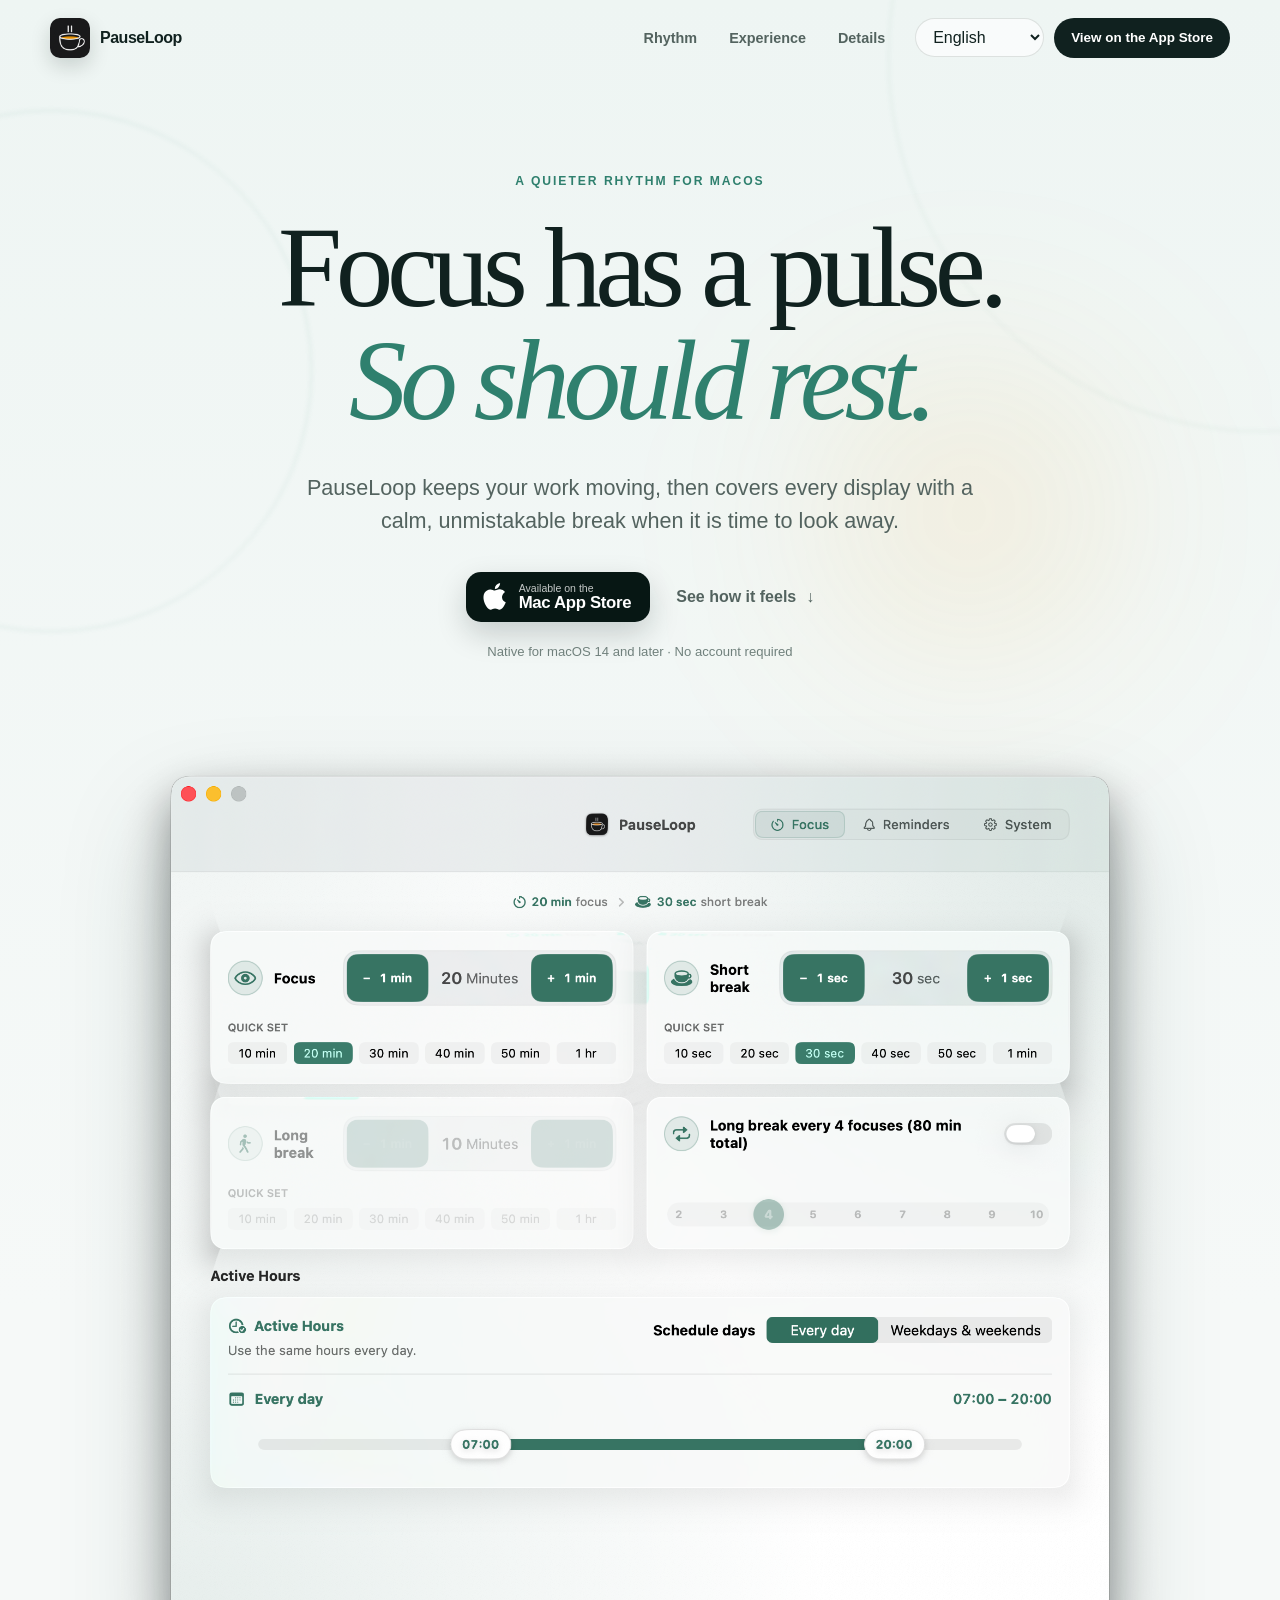
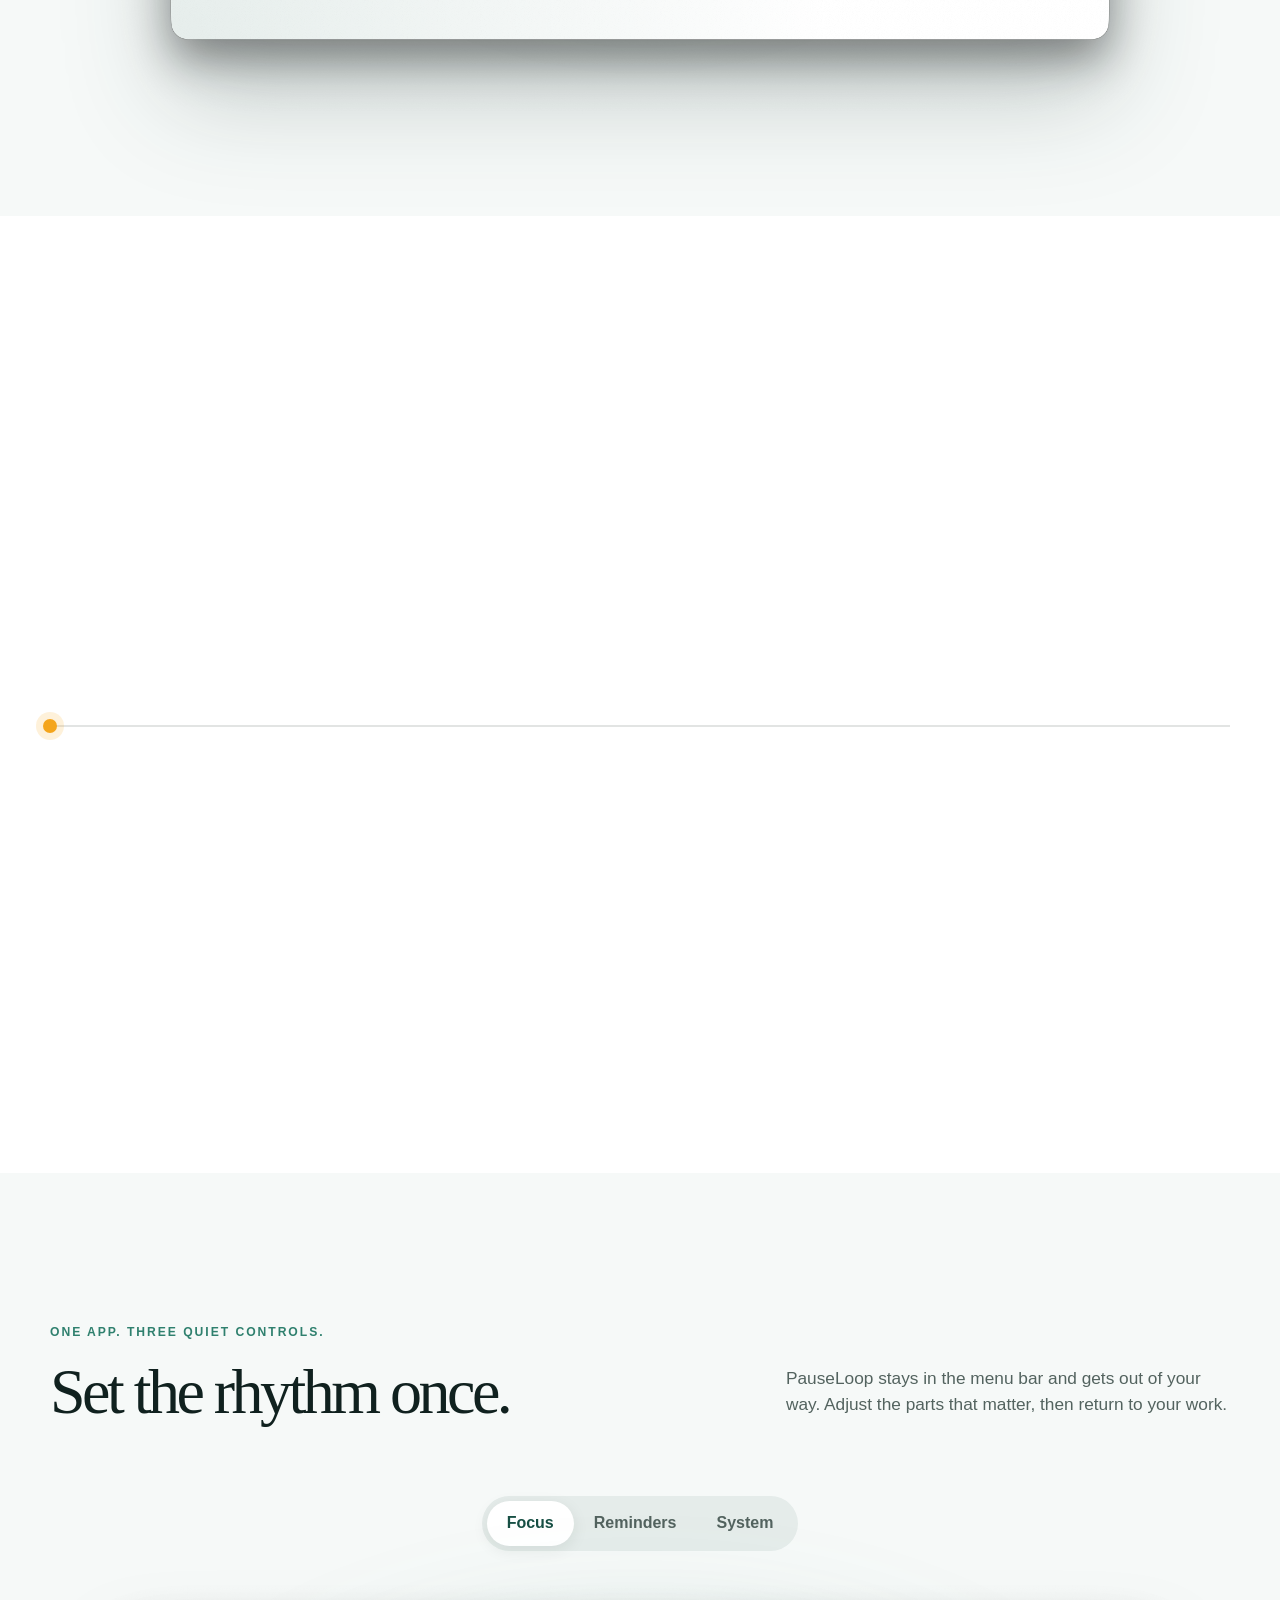
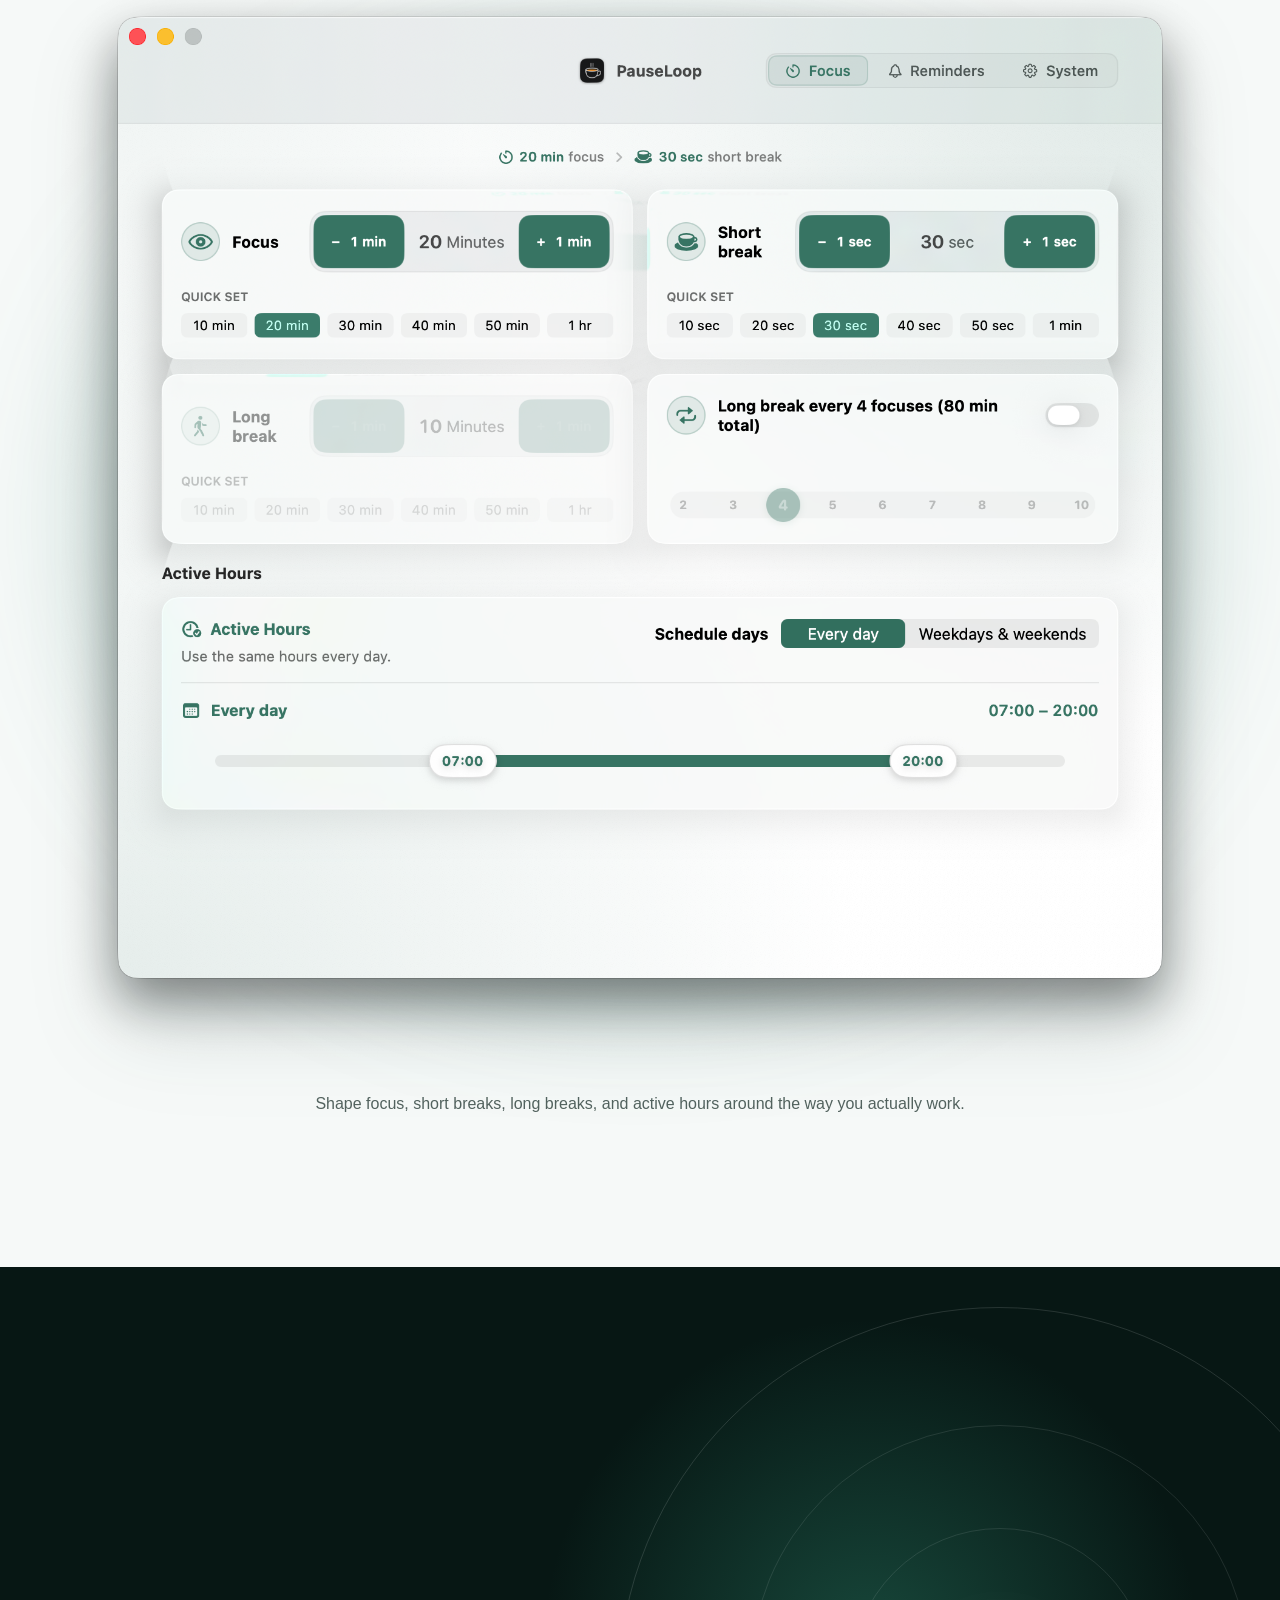
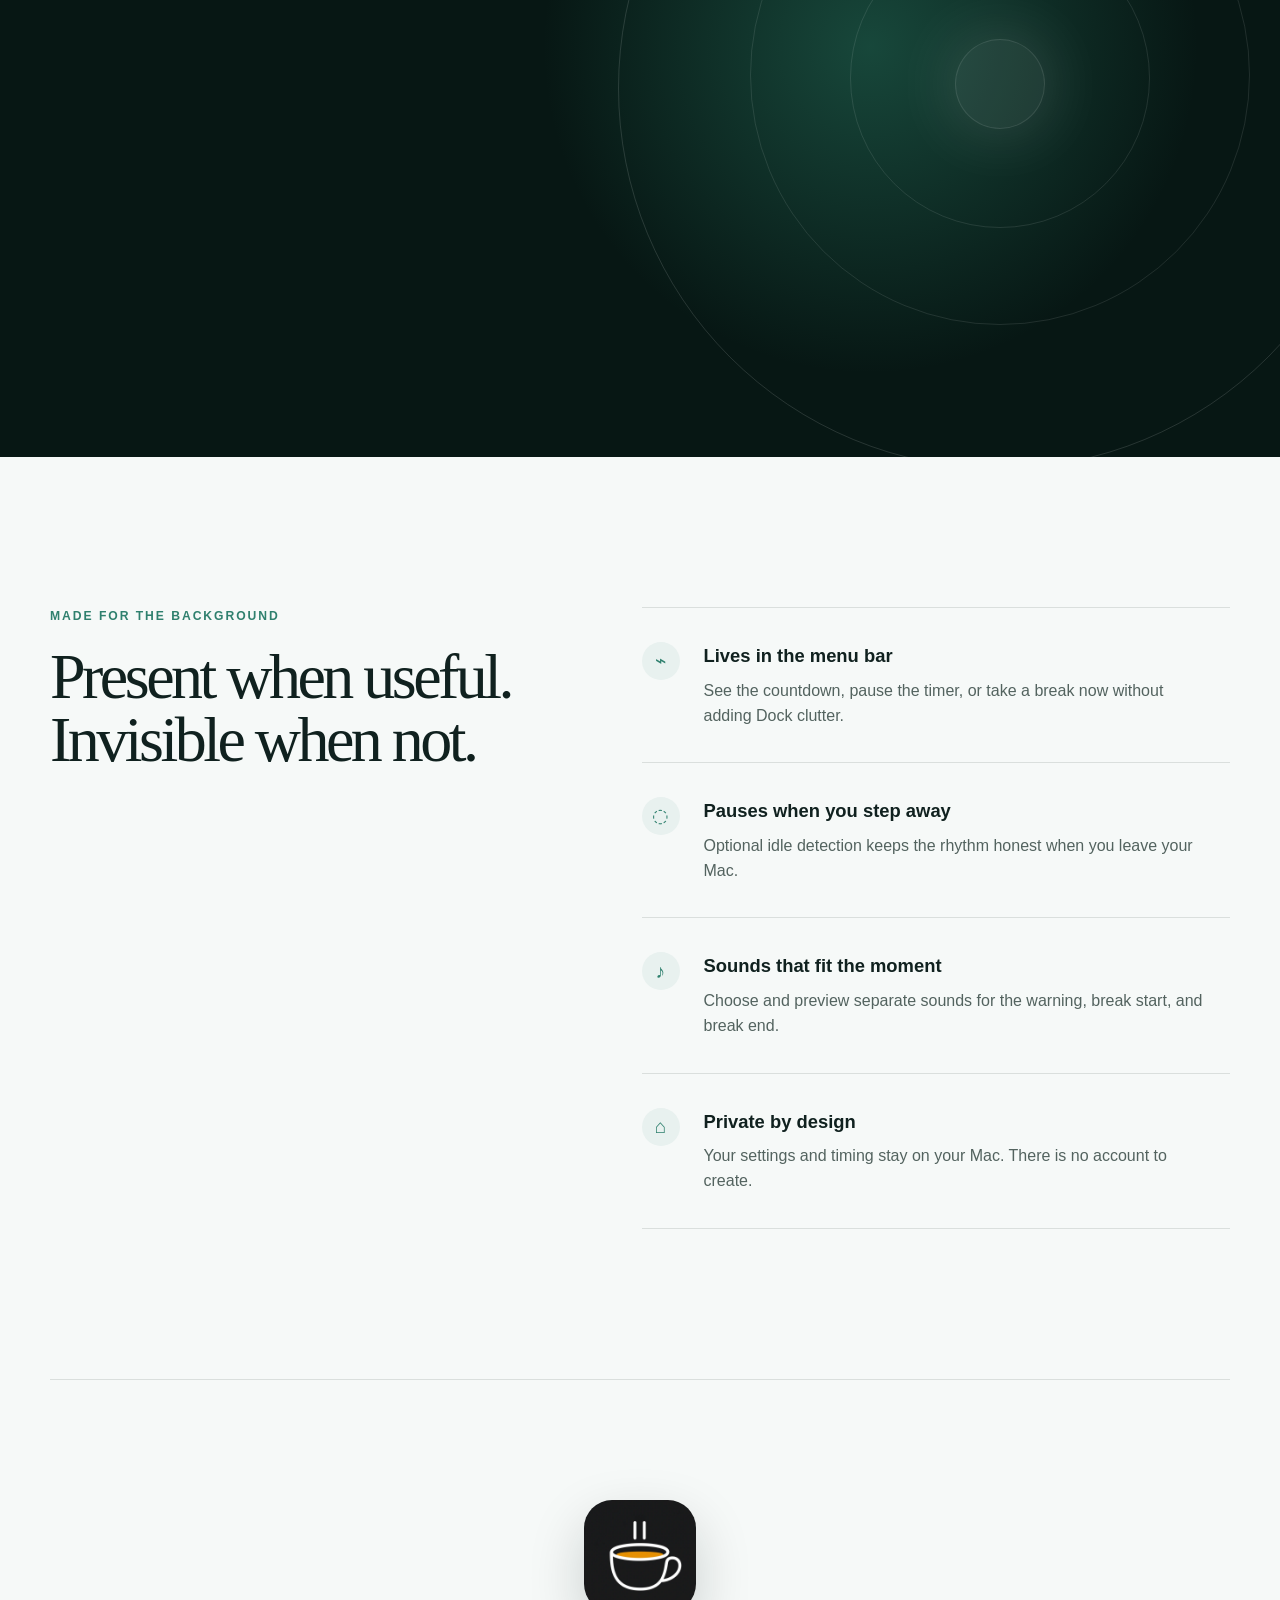
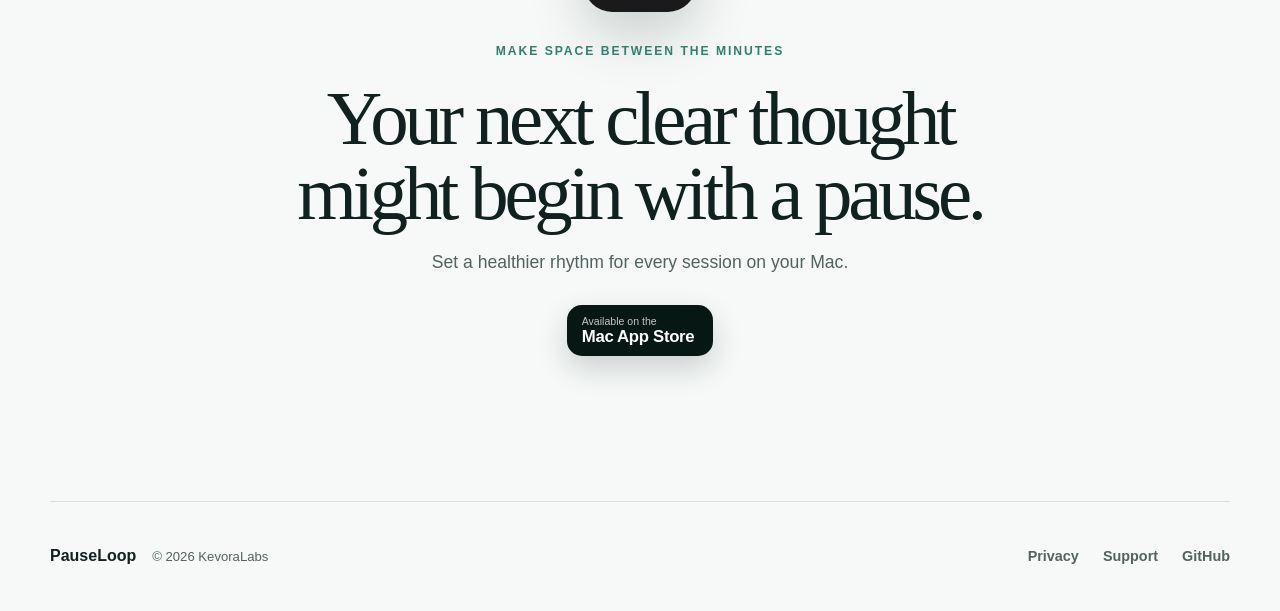
<file: index.html>
<!doctype html>
<html lang="en">
<head>
  <meta charset="utf-8">
  <meta name="viewport" content="width=device-width, initial-scale=1">
  <meta name="description" content="PauseLoop is a native macOS focus and break timer that helps you step away from every screen at the right moment.">
  <meta name="theme-color" content="#e8f1ef">
  <meta property="og:type" content="website">
  <meta property="og:title" content="PauseLoop — Focus has a pulse. So should rest.">
  <meta property="og:description" content="A calm, native focus and break rhythm for your Mac.">
  <meta property="og:image" content="assets/focus-en-US.webp">
  <title>PauseLoop — A healthier focus rhythm for Mac</title>
  <link rel="icon" href="assets/app-icon.webp">
  <link rel="stylesheet" href="styles.css">
</head>
<body>
  <a class="skip-link" href="#main" data-i18n="a11y.skip">Skip to content</a>

  <header class="site-header" data-header>
    <div class="shell nav-inner">
      <a class="brand" href="#top" aria-label="PauseLoop home">
        <img src="assets/app-icon.webp" alt="" width="42" height="42">
        <span>PauseLoop</span>
      </a>
      <nav class="desktop-nav" aria-label="Main navigation">
        <a href="#rhythm" data-i18n="nav.rhythm">Rhythm</a>
        <a href="#experience" data-i18n="nav.experience">Experience</a>
        <a href="#details" data-i18n="nav.details">Details</a>
      </nav>
      <div class="nav-actions">
        <label class="language-control">
          <span class="visually-hidden">Language</span>
          <select id="languageSelect" aria-label="Language">
            <option value="en-US">English</option>
            <option value="zh-Hans">简体中文</option>
            <option value="zh-Hant">繁體中文</option>
            <option value="ja">日本語</option>
            <option value="ko">한국어</option>
          </select>
        </label>
        <a class="nav-download" href="https://apps.apple.com/app/id6790401487?mt=12" data-app-store-link data-i18n="nav.download">View on the App Store</a>
      </div>
    </div>
  </header>

  <main id="main">
    <section class="hero" id="top">
      <div class="hero-atmosphere" aria-hidden="true"><span></span></div>
      <div class="shell hero-copy reveal">
        <p class="eyebrow" data-i18n="hero.eyebrow">A quieter rhythm for macOS</p>
        <h1 data-i18n-html="hero.title">Focus has a pulse.<br><em>So should rest.</em></h1>
        <p class="hero-lede" data-i18n="hero.lede">PauseLoop keeps your work moving, then covers every display with a calm, unmistakable break when it is time to look away.</p>
        <div class="hero-actions">
          <a class="store-button" href="https://apps.apple.com/app/id6790401487?mt=12" data-app-store-link>
            <svg viewBox="0 0 24 24" aria-hidden="true"><path d="M18.7 12.9c0-3.2 2.6-4.8 2.7-4.9a5.8 5.8 0 0 0-4.5-2.4c-1.9-.2-3.8 1.1-4.7 1.1-.9 0-2.4-1.1-4-1-2 .1-3.9 1.2-5 3-2.1 3.6-.5 9 1.5 12 1 1.5 2.2 3.1 3.8 3 1.5-.1 2.1-1 4-1 1.8 0 2.4 1 4 1 1.7 0 2.8-1.5 3.8-3a13 13 0 0 0 1.7-3.5 5.2 5.2 0 0 1-3.3-4.3ZM15.7 3.6A5.2 5.2 0 0 0 17 0a5.3 5.3 0 0 0-3.4 1.8 4.9 4.9 0 0 0-1.3 3.5c1.3.1 2.6-.6 3.4-1.7Z"/></svg>
            <span><small data-i18n="store.available">Available on the</small><strong>Mac App Store</strong></span>
          </a>
          <a class="quiet-link" href="#experience"><span data-i18n="hero.see">See how it feels</span><span aria-hidden="true">↓</span></a>
        </div>
        <p class="requirements" data-i18n="hero.requirements">Native for macOS 14 and later · No account required</p>
      </div>

      <div class="shell hero-product reveal">
        <div class="product-halo" aria-hidden="true"></div>
        <img id="heroShot" src="assets/focus-en-US.webp" width="1944" height="1808" alt="PauseLoop focus settings on macOS" fetchpriority="high" decoding="async">
      </div>
    </section>

    <section class="rhythm-section" id="rhythm" data-rhythm>
      <div class="shell rhythm-intro reveal">
        <p class="eyebrow" data-i18n="rhythm.eyebrow">Your day, in intervals</p>
        <h2 data-i18n-html="rhythm.title">A workday that knows<br>when to let go.</h2>
        <p data-i18n="rhythm.body">Choose your focus window, keep short breaks light, and let longer rests arrive after a rhythm you define.</p>
      </div>
      <div class="shell rhythm-track" aria-label="Focus and break rhythm">
        <div class="track-line" aria-hidden="true"><span class="track-progress"></span><i class="track-cursor"></i></div>
        <div class="interval interval-focus reveal">
          <span data-i18n="rhythm.focusLabel">Focus</span><strong>20</strong><small data-i18n="unit.minutes">minutes</small>
        </div>
        <div class="interval interval-short reveal">
          <span data-i18n="rhythm.shortLabel">Short break</span><strong>30</strong><small data-i18n="unit.seconds">seconds</small>
        </div>
        <div class="interval interval-long reveal">
          <span data-i18n="rhythm.longLabel">Long break</span><strong>10</strong><small data-i18n="unit.minutes">minutes</small>
        </div>
      </div>
      <p class="rhythm-note shell reveal" data-i18n="rhythm.note">Every fourth focus, make room for a deeper reset.</p>
    </section>

    <section class="experience shell" id="experience">
      <div class="section-heading reveal">
        <div>
          <p class="eyebrow" data-i18n="experience.eyebrow">One app. Three quiet controls.</p>
          <h2 data-i18n="experience.title">Set the rhythm once.</h2>
        </div>
        <p data-i18n="experience.body">PauseLoop stays in the menu bar and gets out of your way. Adjust the parts that matter, then return to your work.</p>
      </div>

      <div class="shot-switcher reveal">
        <div class="shot-tabs" role="tablist" aria-label="PauseLoop screens">
          <button type="button" role="tab" aria-selected="true" data-shot="focus" data-i18n="tabs.focus">Focus</button>
          <button type="button" role="tab" aria-selected="false" data-shot="reminders" data-i18n="tabs.reminders">Reminders</button>
          <button type="button" role="tab" aria-selected="false" data-shot="system" data-i18n="tabs.system">System</button>
        </div>
        <div class="shot-stage">
          <div class="shot-glow" aria-hidden="true"></div>
          <img id="productShot" src="assets/focus-en-US.webp" width="1944" height="1808" alt="PauseLoop focus settings" loading="lazy" decoding="async">
        </div>
        <p id="shotCaption" class="shot-caption" data-i18n="caption.focus">Shape focus, short breaks, long breaks, and active hours around the way you actually work.</p>
      </div>
    </section>

    <section class="break-moment">
      <div class="break-vignette" aria-hidden="true"><span></span><span></span><span></span></div>
      <div class="shell break-copy reveal">
        <p class="eyebrow light" data-i18n="break.eyebrow">When the break arrives</p>
        <h2 data-i18n-html="break.title">Every screen goes quiet.<br><em>You can too.</em></h2>
        <p data-i18n="break.body">A calm full-screen pause appears on every connected display. Choose an atmosphere color or your own wallpaper, and return when the countdown is ready.</p>
        <ul>
          <li data-i18n="break.multi">All connected displays</li>
          <li data-i18n="break.calm">Calm atmosphere or wallpaper</li>
          <li data-i18n="break.control">Deliberate early-exit control</li>
        </ul>
      </div>
    </section>

    <section class="details shell" id="details">
      <div class="detail-lead reveal">
        <p class="eyebrow" data-i18n="details.eyebrow">Made for the background</p>
        <h2 data-i18n-html="details.title">Present when useful.<br>Invisible when not.</h2>
      </div>
      <div class="detail-list">
        <article class="reveal"><span>⌁</span><div><h3 data-i18n="details.menu.title">Lives in the menu bar</h3><p data-i18n="details.menu.body">See the countdown, pause the timer, or take a break now without adding Dock clutter.</p></div></article>
        <article class="reveal"><span>◌</span><div><h3 data-i18n="details.away.title">Pauses when you step away</h3><p data-i18n="details.away.body">Optional idle detection keeps the rhythm honest when you leave your Mac.</p></div></article>
        <article class="reveal"><span>♪</span><div><h3 data-i18n="details.sound.title">Sounds that fit the moment</h3><p data-i18n="details.sound.body">Choose and preview separate sounds for the warning, break start, and break end.</p></div></article>
        <article class="reveal"><span>⌂</span><div><h3 data-i18n="details.local.title">Private by design</h3><p data-i18n="details.local.body">Your settings and timing stay on your Mac. There is no account to create.</p></div></article>
      </div>
    </section>

    <section class="closing shell reveal">
      <img src="assets/app-icon.webp" alt="PauseLoop" width="112" height="112">
      <p class="eyebrow" data-i18n="closing.eyebrow">Make space between the minutes</p>
      <h2 data-i18n-html="closing.title">Your next clear thought<br>might begin with a pause.</h2>
      <p data-i18n="closing.body">Set a healthier rhythm for every session on your Mac.</p>
      <a class="store-button" href="https://apps.apple.com/app/id6790401487?mt=12" data-app-store-link>
        <span><small data-i18n="store.available">Available on the</small><strong>Mac App Store</strong></span>
      </a>
    </section>
  </main>

  <footer class="footer shell">
    <div><strong>PauseLoop</strong><span>© 2026 KevoraLabs</span></div>
    <nav aria-label="Footer navigation">
      <a href="privacy.html" data-i18n="footer.privacy">Privacy</a>
      <a href="support.html" data-i18n="footer.support">Support</a>
      <a href="https://github.com/KevoraLabs/pauseloop-site" data-i18n="footer.github">GitHub</a>
    </nav>
  </footer>

  <script src="translations.js"></script>
  <script src="app.js"></script>
</body>
</html>
</file>
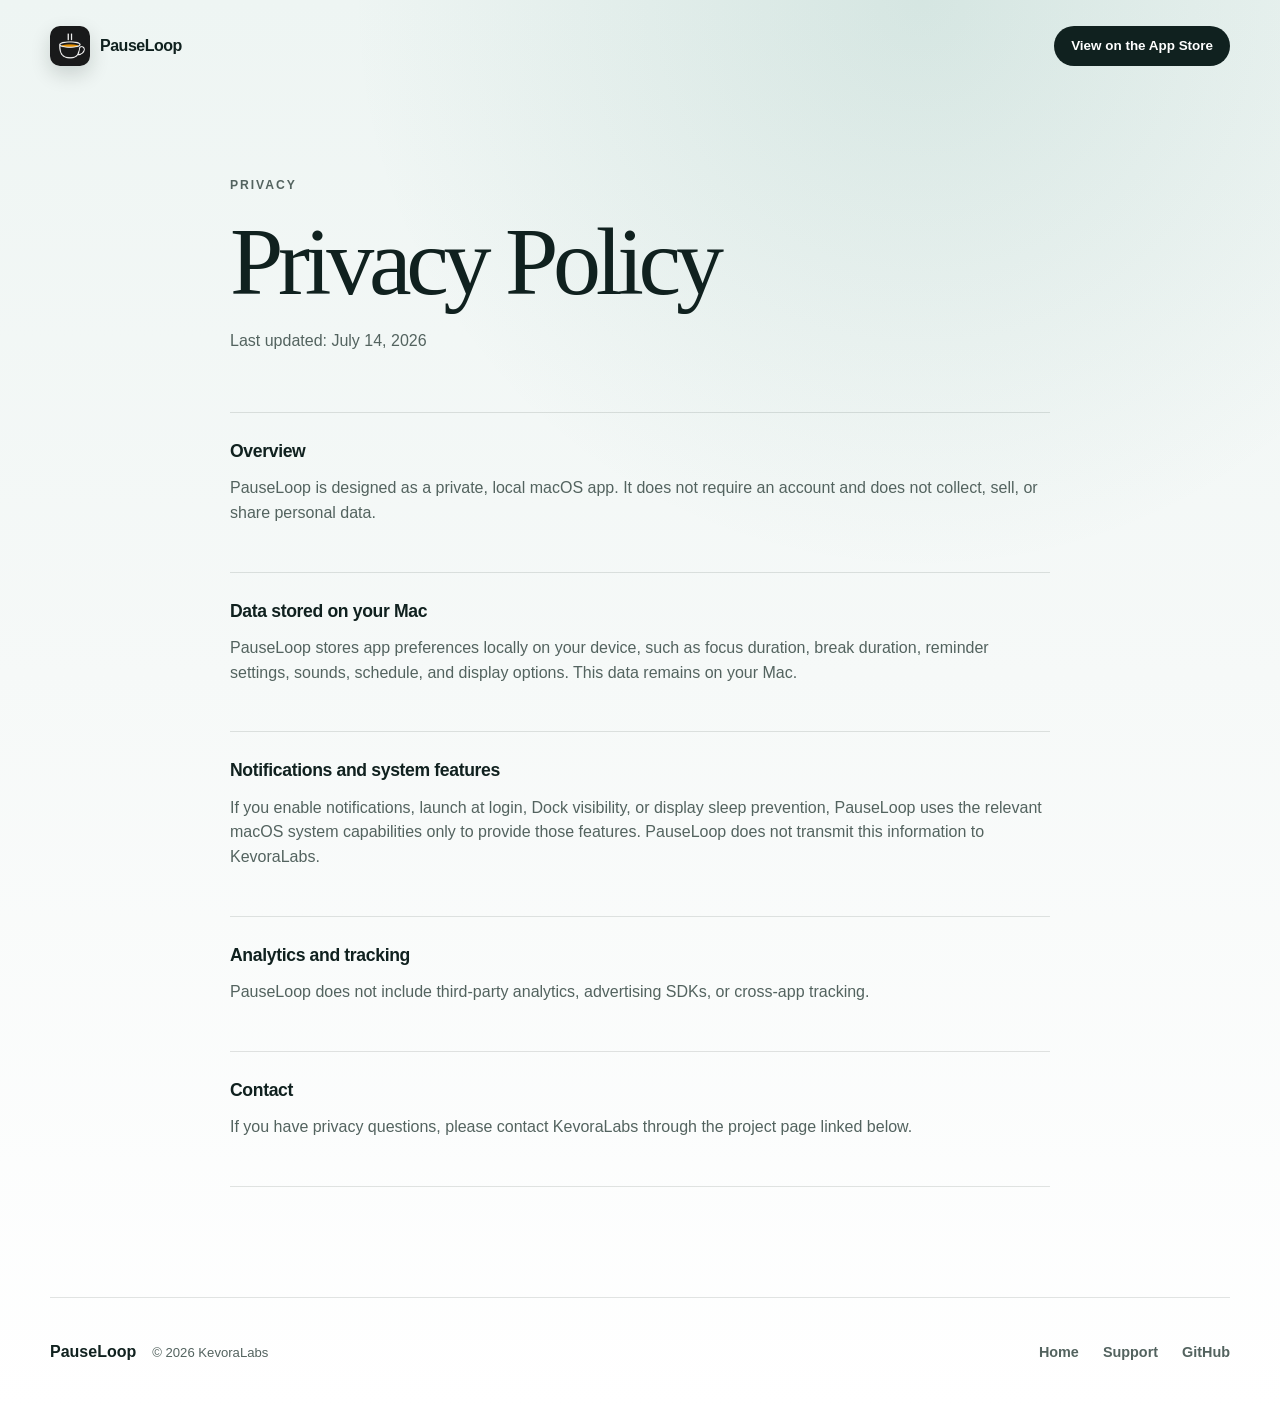
<file: privacy.html>
<!doctype html>
<html lang="en">
<head>
  <meta charset="utf-8">
  <meta name="viewport" content="width=device-width, initial-scale=1">
  <meta name="description" content="PauseLoop privacy policy.">
  <meta name="theme-color" content="#e8f1ef">
  <title>Privacy Policy — PauseLoop</title>
  <link rel="icon" href="assets/app-icon.webp">
  <link rel="stylesheet" href="styles.css">
</head>
<body class="simple-page">
  <header class="site-header simple-header">
    <div class="shell nav-inner">
      <a class="brand" href="index.html" aria-label="PauseLoop home">
        <img src="assets/app-icon.webp" alt="" width="42" height="42">
        <span>PauseLoop</span>
      </a>
      <div class="nav-actions">
        <a class="nav-download" href="https://apps.apple.com/app/id6790401487?mt=12">View on the App Store</a>
      </div>
    </div>
  </header>

  <main class="legal shell">
    <p class="eyebrow">Privacy</p>
    <h1>Privacy Policy</h1>
    <p class="legal-updated">Last updated: July 14, 2026</p>

    <section>
      <h2>Overview</h2>
      <p>PauseLoop is designed as a private, local macOS app. It does not require an account and does not collect, sell, or share personal data.</p>
    </section>

    <section>
      <h2>Data stored on your Mac</h2>
      <p>PauseLoop stores app preferences locally on your device, such as focus duration, break duration, reminder settings, sounds, schedule, and display options. This data remains on your Mac.</p>
    </section>

    <section>
      <h2>Notifications and system features</h2>
      <p>If you enable notifications, launch at login, Dock visibility, or display sleep prevention, PauseLoop uses the relevant macOS system capabilities only to provide those features. PauseLoop does not transmit this information to KevoraLabs.</p>
    </section>

    <section>
      <h2>Analytics and tracking</h2>
      <p>PauseLoop does not include third-party analytics, advertising SDKs, or cross-app tracking.</p>
    </section>

    <section>
      <h2>Contact</h2>
      <p>If you have privacy questions, please contact KevoraLabs through the project page linked below.</p>
    </section>
  </main>

  <footer class="footer shell">
    <div><strong>PauseLoop</strong><span>© 2026 KevoraLabs</span></div>
    <nav aria-label="Footer navigation">
      <a href="index.html">Home</a>
      <a href="support.html">Support</a>
      <a href="https://github.com/KevoraLabs/pauseloop-site">GitHub</a>
    </nav>
  </footer>
</body>
</html>
</file>
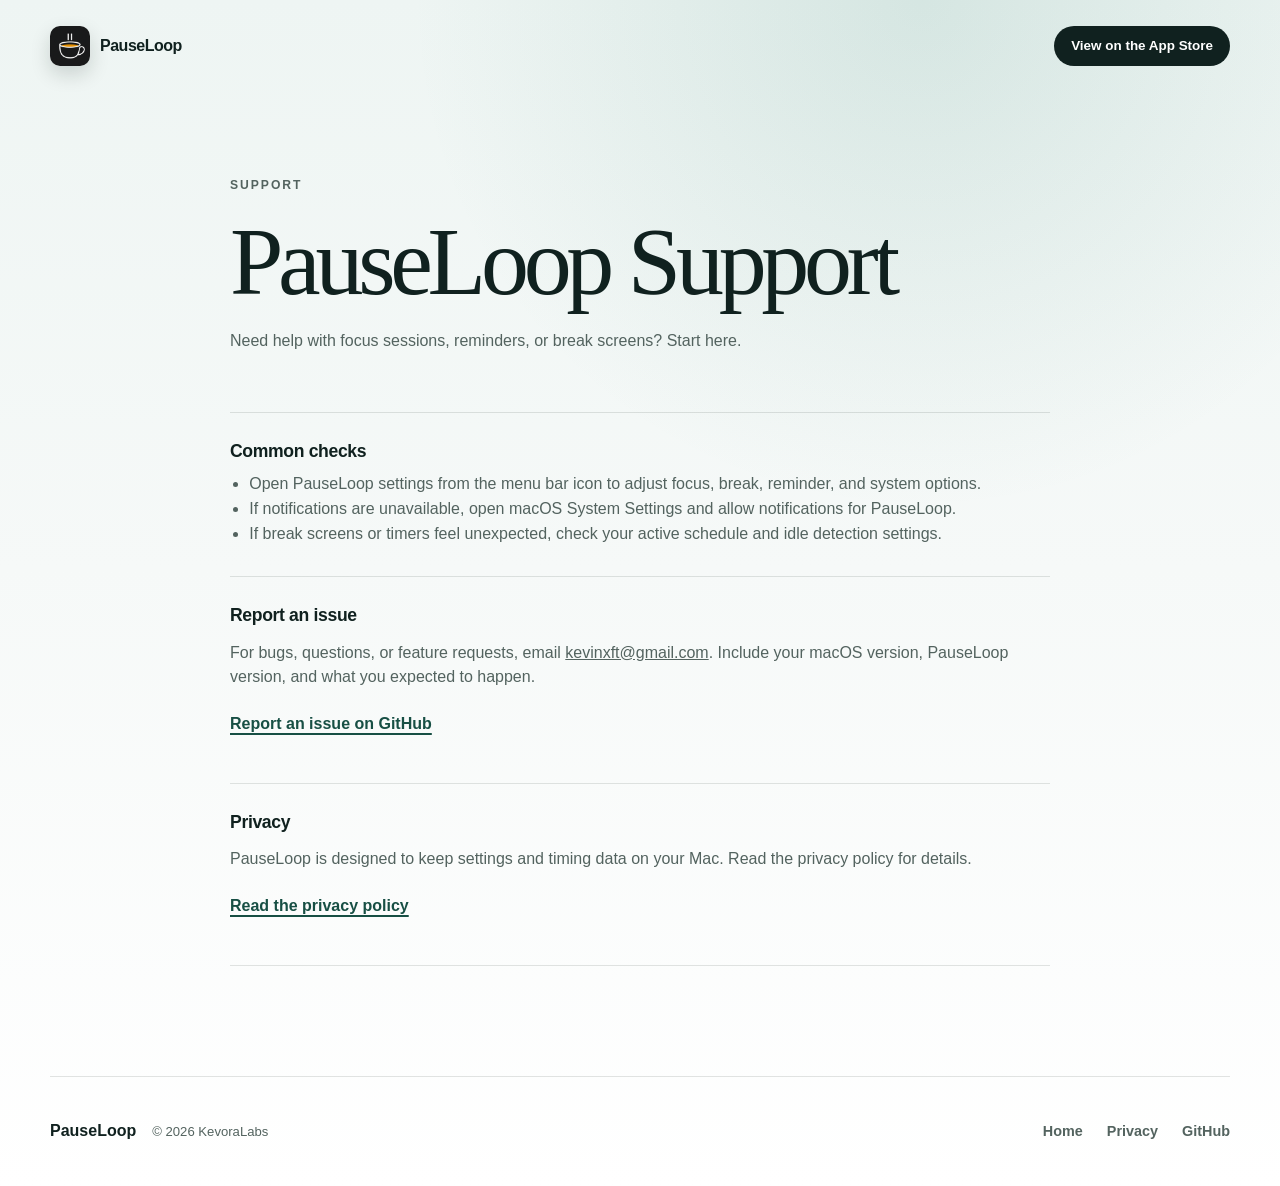
<file: support.html>
<!doctype html>
<html lang="en">
<head>
  <meta charset="utf-8">
  <meta name="viewport" content="width=device-width, initial-scale=1">
  <meta name="description" content="PauseLoop support and help.">
  <meta name="theme-color" content="#e8f1ef">
  <title>Support — PauseLoop</title>
  <link rel="icon" href="assets/app-icon.webp">
  <link rel="stylesheet" href="styles.css">
</head>
<body class="simple-page">
  <header class="site-header simple-header">
    <div class="shell nav-inner">
      <a class="brand" href="index.html" aria-label="PauseLoop home">
        <img src="assets/app-icon.webp" alt="" width="42" height="42">
        <span>PauseLoop</span>
      </a>
      <div class="nav-actions">
        <a class="nav-download" href="https://apps.apple.com/app/id6790401487?mt=12">View on the App Store</a>
      </div>
    </div>
  </header>

  <main class="legal shell">
    <p class="eyebrow">Support</p>
    <h1>PauseLoop Support</h1>
    <p class="legal-updated">Need help with focus sessions, reminders, or break screens? Start here.</p>

    <section>
      <h2>Common checks</h2>
      <ul>
        <li>Open PauseLoop settings from the menu bar icon to adjust focus, break, reminder, and system options.</li>
        <li>If notifications are unavailable, open macOS System Settings and allow notifications for PauseLoop.</li>
        <li>If break screens or timers feel unexpected, check your active schedule and idle detection settings.</li>
      </ul>
    </section>

    <section>
      <h2>Report an issue</h2>
      <p>For bugs, questions, or feature requests, email <a href="mailto:kevinxft@gmail.com">kevinxft@gmail.com</a>. Include your macOS version, PauseLoop version, and what you expected to happen.</p>
      <p><a class="support-link" href="https://github.com/KevoraLabs/pauseloop-site/issues/new">Report an issue on GitHub</a></p>
    </section>

    <section>
      <h2>Privacy</h2>
      <p>PauseLoop is designed to keep settings and timing data on your Mac. Read the privacy policy for details.</p>
      <p><a class="support-link" href="privacy.html">Read the privacy policy</a></p>
    </section>
  </main>

  <footer class="footer shell">
    <div><strong>PauseLoop</strong><span>© 2026 KevoraLabs</span></div>
    <nav aria-label="Footer navigation">
      <a href="index.html">Home</a>
      <a href="privacy.html">Privacy</a>
      <a href="https://github.com/KevoraLabs/pauseloop-site">GitHub</a>
    </nav>
  </footer>
</body>
</html>
</file>
<file: styles.css>
:root {
  --ink: #10211f;
  --ink-soft: #53635f;
  --pine: #2f806e;
  --pine-deep: #174f44;
  --mist: #e8f1ef;
  --fog: #f6f9f8;
  --white: #ffffff;
  --night: #071714;
  --ember: #f4a51c;
  --line: rgba(16, 33, 31, 0.12);
  --shadow: 0 36px 90px rgba(18, 53, 47, 0.16);
  --shell: min(1180px, calc(100vw - 48px));
  color-scheme: light;
}

* { box-sizing: border-box; }
html { scroll-behavior: smooth; }
body {
  margin: 0;
  color: var(--ink);
  background: var(--fog);
  font-family: -apple-system, BlinkMacSystemFont, "SF Pro Text", "PingFang SC", "Hiragino Sans", sans-serif;
  font-size: 16px;
  line-height: 1.55;
  -webkit-font-smoothing: antialiased;
}
img { max-width: 100%; display: block; }
a { color: inherit; }
button, select { font: inherit; }
.shell { width: var(--shell); margin-inline: auto; }
.visually-hidden {
  position: absolute; width: 1px; height: 1px; padding: 0; margin: -1px;
  overflow: hidden; clip: rect(0, 0, 0, 0); white-space: nowrap; border: 0;
}
.skip-link {
  position: fixed; top: 10px; left: 10px; z-index: 100;
  padding: 10px 14px; border-radius: 10px; background: var(--night); color: white;
  transform: translateY(-150%); transition: transform .2s ease;
}
.skip-link:focus { transform: translateY(0); }

.site-header {
  position: fixed; z-index: 50; inset: 0 0 auto;
  padding: 14px 0;
  transition: background .25s ease, border-color .25s ease, backdrop-filter .25s ease;
}
.site-header.scrolled {
  background: rgba(246, 249, 248, 0.84);
  border-bottom: 1px solid rgba(16, 33, 31, 0.08);
  -webkit-backdrop-filter: blur(18px);
  backdrop-filter: blur(18px);
}
.nav-inner { min-height: 48px; display: flex; align-items: center; justify-content: space-between; gap: 30px; }
.brand { display: inline-flex; align-items: center; gap: 10px; text-decoration: none; font-weight: 760; letter-spacing: -0.03em; }
.brand img { width: 40px; height: 40px; border-radius: 10px; box-shadow: 0 8px 20px rgba(7, 23, 20, .16); }
.desktop-nav { display: flex; gap: 32px; margin-left: auto; }
.desktop-nav a, .footer a { color: var(--ink-soft); text-decoration: none; font-size: .9rem; font-weight: 600; }
.desktop-nav a:hover, .footer a:hover { color: var(--pine); }
.nav-actions { display: flex; align-items: center; gap: 10px; }
.language-control select {
  border: 1px solid var(--line); border-radius: 999px; padding: 9px 30px 9px 13px;
  color: var(--ink); background: rgba(255,255,255,.62); cursor: pointer;
}
.nav-download {
  text-decoration: none; border-radius: 999px; background: var(--ink); color: white;
  padding: 10px 17px; font-size: .84rem; font-weight: 700; white-space: nowrap;
  transition: transform .2s ease, background .2s ease;
}
.nav-download:hover { transform: translateY(-1px); background: var(--pine-deep); }

.hero {
  position: relative; min-height: 1120px; padding: 172px 0 96px; overflow: hidden;
  background: linear-gradient(180deg, #eef5f3 0%, #f6f9f8 72%);
}
.hero-atmosphere { position: absolute; inset: 0; pointer-events: none; overflow: hidden; }
.hero-atmosphere::before, .hero-atmosphere::after, .hero-atmosphere span {
  content: ""; position: absolute; border-radius: 50%; filter: blur(2px);
}
.hero-atmosphere::before { width: 520px; height: 520px; left: -210px; top: 110px; border: 1px solid rgba(47,128,110,.18); }
.hero-atmosphere::after { width: 750px; height: 750px; right: -360px; top: -320px; border: 1px solid rgba(47,128,110,.14); }
.hero-atmosphere span { width: 300px; height: 300px; left: 64%; top: 20%; background: rgba(244,165,28,.11); filter: blur(100px); }
.hero-copy { position: relative; z-index: 2; text-align: center; max-width: 920px; }
.eyebrow {
  margin: 0 0 20px; color: var(--pine); font-size: .76rem; font-weight: 800;
  letter-spacing: .16em; text-transform: uppercase;
}
.hero h1, h2 {
  font-family: "Iowan Old Style", "Palatino Linotype", "Songti SC", Georgia, serif;
  font-weight: 500; letter-spacing: -0.055em; line-height: .98;
}
.hero h1 { margin: 0; font-size: clamp(4rem, 9vw, 8rem); }
.hero h1 em, h2 em { color: var(--pine); font-weight: 500; }
.hero-lede { max-width: 720px; margin: 34px auto 0; color: var(--ink-soft); font-size: clamp(1.08rem, 2vw, 1.35rem); }
.hero-actions { display: flex; justify-content: center; align-items: center; gap: 26px; margin-top: 34px; }
.store-button {
  display: inline-flex; align-items: center; gap: 11px; padding: 11px 19px 11px 15px;
  border-radius: 15px; background: var(--night); color: white; text-decoration: none;
  box-shadow: 0 12px 30px rgba(7,23,20,.18); transition: transform .2s ease, box-shadow .2s ease;
}
.store-button:hover { transform: translateY(-2px); box-shadow: 0 17px 36px rgba(7,23,20,.24); }
.store-button svg { width: 27px; height: 27px; fill: currentColor; }
.store-button span { display: grid; text-align: left; line-height: 1.05; }
.store-button small { font-size: .66rem; opacity: .76; }
.store-button strong { font-size: 1.05rem; letter-spacing: -.02em; }
.quiet-link { display: inline-flex; gap: 10px; text-decoration: none; color: var(--ink-soft); font-weight: 650; }
.quiet-link:hover { color: var(--pine); }
.requirements { color: #70807c; font-size: .82rem; margin: 20px 0 0; }
.hero-product { position: relative; z-index: 2; margin-top: 72px; }
.hero-product img {
  position: relative;
  width: min(1060px, 92%);
  height: auto;
  aspect-ratio: 1944 / 1808;
  margin: 0 auto;
  filter: drop-shadow(0 46px 50px rgba(12, 42, 37, .22));
}
.product-halo {
  position: absolute; width: 82%; aspect-ratio: 1944 / 1808; left: 9%; top: 7%; border-radius: 48%;
  background: radial-gradient(ellipse, rgba(47,128,110,.20), transparent 66%); filter: blur(34px);
}

.rhythm-section { position: relative; padding: 150px 0 130px; background: var(--white); overflow: hidden; }
.rhythm-intro { display: grid; grid-template-columns: 1fr 1fr; column-gap: 70px; align-items: end; }
.rhythm-intro .eyebrow { grid-column: 1 / -1; }
h2 { margin: 0; font-size: clamp(3.1rem, 6vw, 6rem); }
.rhythm-intro > p:last-child { color: var(--ink-soft); font-size: 1.12rem; max-width: 470px; margin: 0 0 8px; }
.rhythm-track {
  position: relative; display: grid; grid-template-columns: 1.5fr .6fr 1fr; gap: 18px;
  margin-top: 94px; padding-top: 44px;
}
.track-line { position: absolute; inset: 0 0 auto; height: 2px; background: var(--line); }
.track-progress { display: block; width: calc(var(--rhythm-progress, 0) * 100%); height: 100%; background: var(--pine); transition: width .08s linear; }
.track-cursor {
  position: absolute; left: calc(var(--rhythm-progress, 0) * 100%); top: 50%; width: 14px; height: 14px;
  border-radius: 50%; background: var(--ember); box-shadow: 0 0 0 7px rgba(244,165,28,.16);
  transform: translate(-50%, -50%); transition: left .08s linear;
}
.interval { min-height: 215px; padding: 28px; border-top: 3px solid; background: #f5f8f7; }
.interval span { display: block; color: var(--ink-soft); font-size: .84rem; font-weight: 750; }
.interval strong { display: inline-block; margin-top: 28px; font-family: "Iowan Old Style", Georgia, serif; font-size: 5rem; font-weight: 500; line-height: .85; letter-spacing: -.07em; }
.interval small { margin-left: 9px; color: var(--ink-soft); }
.interval-focus { border-color: var(--pine); }
.interval-short { border-color: var(--ember); background: #fff9ee; }
.interval-long { border-color: #315b75; background: #f1f6f9; }
.rhythm-note { margin-top: 24px; color: var(--ink-soft); font-size: .85rem; text-align: right; }

.experience { padding: 150px 0; }
.section-heading { display: grid; grid-template-columns: 1.2fr .8fr; gap: 70px; align-items: end; }
.section-heading h2 { font-size: clamp(3rem, 5vw, 5rem); }
.section-heading > p { max-width: 460px; margin: 0 0 6px; color: var(--ink-soft); font-size: 1.08rem; }
.shot-switcher { margin-top: 72px; }
.shot-tabs { display: flex; width: max-content; margin: 0 auto 20px; padding: 5px; border-radius: 999px; background: #e5ecea; }
.shot-tabs button { border: 0; border-radius: 999px; padding: 10px 20px; color: var(--ink-soft); background: transparent; cursor: pointer; font-weight: 700; }
.shot-tabs button[aria-selected="true"] { color: var(--pine-deep); background: white; box-shadow: 0 4px 16px rgba(16,33,31,.08); }
.shot-stage { position: relative; }
.shot-stage img {
  position: relative;
  z-index: 1;
  width: 100%;
  height: auto;
  aspect-ratio: 1944 / 1808;
  filter: drop-shadow(0 34px 38px rgba(12,42,37,.18));
  transition: opacity .18s ease, transform .25s ease;
}
.shot-stage img.changing { opacity: 0; transform: translateY(8px); }
.shot-glow { position: absolute; inset: 7% 3% 7%; border-radius: 48%; background: rgba(47,128,110,.18); filter: blur(65px); }
.shot-caption { max-width: 670px; margin: 24px auto 0; color: var(--ink-soft); text-align: center; }

.break-moment { position: relative; min-height: 790px; display: flex; align-items: center; padding: 140px 0; color: white; background: var(--night); overflow: hidden; }
.break-vignette { position: absolute; inset: 0; }
.break-vignette::before { content: ""; position: absolute; inset: 0; background: radial-gradient(circle at 68% 48%, rgba(46,138,112,.42), transparent 34%); }
.break-vignette::after { content: ""; position: absolute; width: 760px; height: 760px; right: -100px; top: 5%; border: 1px solid rgba(255,255,255,.13); border-radius: 50%; }
.break-vignette span { position: absolute; border: 1px solid rgba(255,255,255,.1); border-radius: 50%; }
.break-vignette span:nth-child(1) { width: 500px; height: 500px; right: 30px; top: 20%; }
.break-vignette span:nth-child(2) { width: 300px; height: 300px; right: 130px; top: 33%; }
.break-vignette span:nth-child(3) { width: 90px; height: 90px; right: 235px; top: 47%; background: rgba(255,255,255,.08); box-shadow: 0 0 70px rgba(255,255,255,.16); }
.break-copy { position: relative; z-index: 1; }
.eyebrow.light { color: #96c7bc; }
.break-copy h2 { max-width: 870px; }
.break-copy h2 em { color: #9bd3c7; }
.break-copy > p:not(.eyebrow) { max-width: 570px; margin: 32px 0; color: rgba(255,255,255,.66); font-size: 1.1rem; }
.break-copy ul { display: flex; gap: 30px; padding: 0; margin: 44px 0 0; list-style: none; }
.break-copy li { padding-top: 14px; border-top: 1px solid rgba(255,255,255,.26); font-size: .84rem; color: rgba(255,255,255,.82); }

.details { display: grid; grid-template-columns: .9fr 1.1fr; gap: 110px; padding: 150px 0; }
.detail-lead { position: sticky; top: 150px; align-self: start; }
.detail-lead h2 { font-size: clamp(3rem, 5vw, 5.2rem); }
.detail-list { border-top: 1px solid var(--line); }
.detail-list article { display: grid; grid-template-columns: 44px 1fr; gap: 18px; padding: 34px 0; border-bottom: 1px solid var(--line); }
.detail-list article > span { width: 38px; height: 38px; display: grid; place-items: center; border-radius: 50%; color: var(--pine); background: var(--mist); font-size: 1.2rem; }
.detail-list h3 { margin: 0 0 8px; font-size: 1.15rem; }
.detail-list p { max-width: 500px; margin: 0; color: var(--ink-soft); }

.closing { padding: 120px 0 145px; text-align: center; border-top: 1px solid var(--line); }
.closing img { margin: 0 auto 30px; border-radius: 25%; box-shadow: 0 22px 55px rgba(7,23,20,.18); }
.closing h2 { max-width: 930px; margin-inline: auto; }
.closing > p:not(.eyebrow) { color: var(--ink-soft); font-size: 1.1rem; }
.closing .store-button { margin-top: 12px; }
.footer { min-height: 110px; display: flex; justify-content: space-between; align-items: center; border-top: 1px solid var(--line); }
.footer > div { display: flex; gap: 16px; align-items: baseline; }
.footer span { color: var(--ink-soft); font-size: .82rem; }
.footer nav { display: flex; gap: 24px; }

.simple-page {
  min-height: 100vh;
  background:
    radial-gradient(circle at 72% 0%, rgba(47, 128, 110, 0.13), transparent 34%),
    linear-gradient(180deg, #eef5f3 0%, var(--fog) 48%, #fff 100%);
}
.simple-header {
  position: static;
  padding-top: 22px;
}
.legal {
  max-width: 820px;
  padding: 92px 0 110px;
}
.legal h1 {
  margin: 0;
  font-family: "Iowan Old Style", "Palatino Linotype", "Songti SC", Georgia, serif;
  font-size: clamp(3.4rem, 8vw, 6rem);
  font-weight: 500;
  letter-spacing: -0.055em;
  line-height: .98;
}
.legal-updated {
  margin: 20px 0 58px;
  color: var(--ink-soft);
}
.legal section {
  padding: 30px 0;
  border-top: 1px solid var(--line);
}
.legal section:last-child {
  border-bottom: 1px solid var(--line);
}
.legal h2 {
  margin: 0 0 12px;
  font-family: inherit;
  font-size: 1.1rem;
  font-weight: 800;
  letter-spacing: -0.02em;
}
.legal p,
.legal li {
  color: var(--ink-soft);
}
.legal ul {
  margin: 0;
  padding-left: 1.2rem;
}
.support-link {
  display: inline-flex;
  margin-top: 6px;
  color: var(--pine-deep);
  font-weight: 750;
  text-decoration-thickness: 2px;
  text-underline-offset: 4px;
}

.reveal { opacity: 0; transform: translateY(24px); transition: opacity .7s ease, transform .7s cubic-bezier(.2,.7,.2,1); }
.reveal.visible { opacity: 1; transform: none; }
:focus-visible { outline: 3px solid var(--ember); outline-offset: 4px; }

@media (max-width: 900px) {
  :root { --shell: min(100% - 32px, 720px); }
  .desktop-nav { display: none; }
  .nav-download { display: none; }
  .hero { min-height: auto; padding-top: 150px; }
  .hero-product { margin-top: 54px; }
  .rhythm-intro, .section-heading, .details { grid-template-columns: 1fr; gap: 34px; }
  .rhythm-intro > p:last-child, .section-heading > p { margin: 0; }
  .rhythm-track { grid-template-columns: 1fr 1fr; }
  .interval-focus { grid-column: 1 / -1; }
  .details { padding-block: 110px; }
  .detail-lead { position: static; }
  .break-vignette { opacity: .6; transform: translateX(34%); }
}

@media (max-width: 620px) {
  .site-header { padding-block: 9px; }
  .brand img { width: 36px; height: 36px; }
  .language-control select { max-width: 126px; }
  .hero { padding: 130px 0 72px; }
  .hero h1 { font-size: clamp(3.5rem, 17vw, 5rem); }
  .hero-actions { flex-direction: column; gap: 17px; }
  .hero-product { width: calc(100% + 80px); margin-left: -40px; }
  .rhythm-section, .experience { padding-block: 96px; }
  h2 { font-size: 3.2rem; }
  .rhythm-track { grid-template-columns: 1fr; margin-top: 65px; }
  .interval-focus { grid-column: auto; }
  .track-line { display: none; }
  .rhythm-note { text-align: left; }
  .shot-tabs { width: 100%; }
  .shot-tabs button { flex: 1; padding-inline: 8px; font-size: .85rem; }
  .shot-stage { width: calc(100% + 64px); margin-left: -32px; }
  .break-moment { min-height: 700px; padding-block: 100px; }
  .break-copy ul { display: grid; gap: 16px; }
  .break-vignette { transform: translateX(60%); }
  .details { gap: 60px; }
  .closing { padding-block: 96px; }
  .footer { padding-block: 32px; flex-direction: column; align-items: flex-start; gap: 22px; }
  .footer > div { display: grid; gap: 2px; }
}

@media (prefers-reduced-motion: reduce) {
  html { scroll-behavior: auto; }
  *, *::before, *::after { animation-duration: .01ms !important; transition-duration: .01ms !important; }
  .reveal { opacity: 1; transform: none; }
}
</file>
